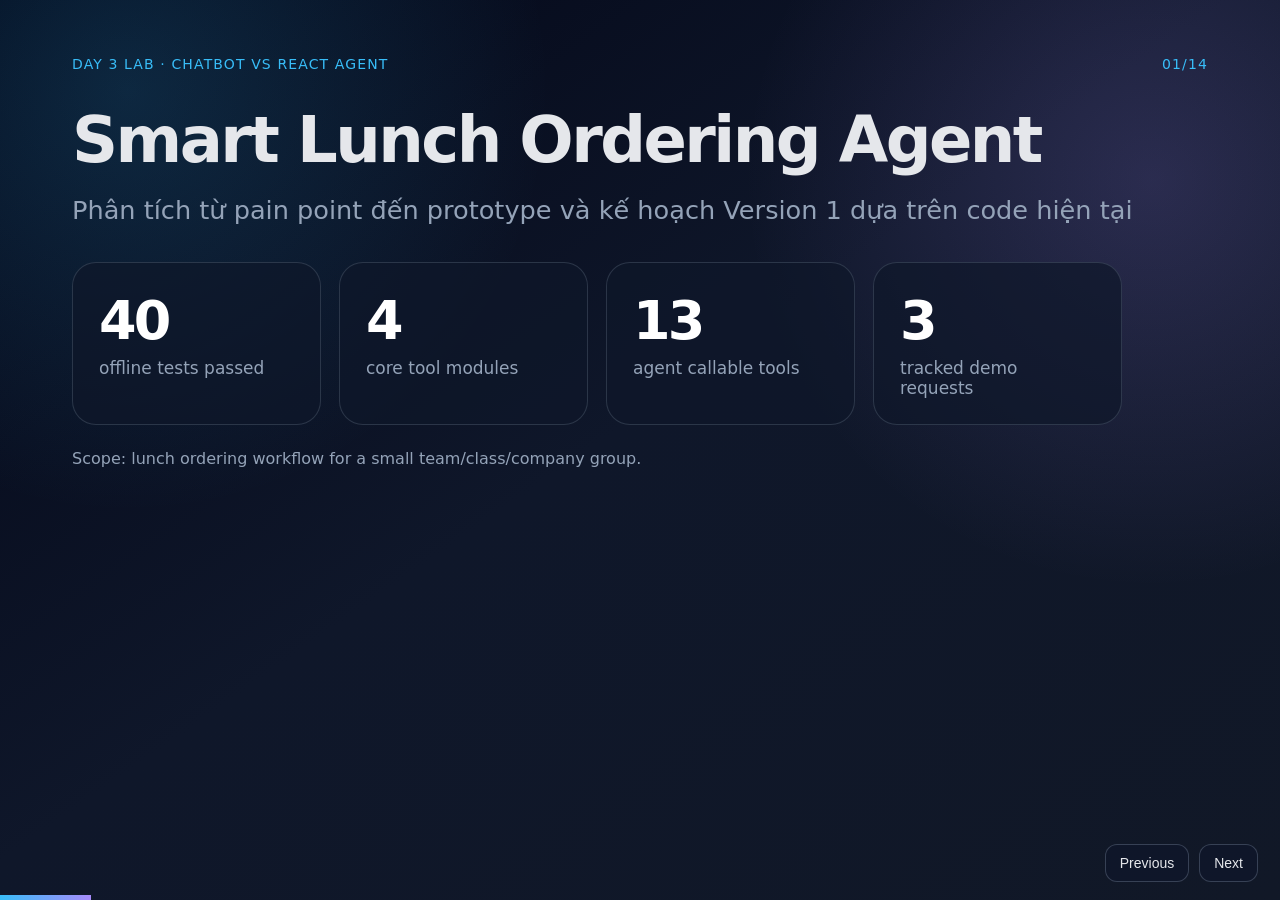
<file: guide/visualization/lunch_ordering_agent_presentation.html>
<!doctype html>
<html lang="vi">
<head>
  <meta charset="utf-8" />
  <meta name="viewport" content="width=device-width, initial-scale=1" />
  <title>Smart Lunch Ordering Agent Presentation</title>
  <style>
:root {
  --bg: #0f172a;
  --panel: #111827;
  --ink: #e5e7eb;
  --muted: #94a3b8;
  --line: #334155;
  --accent: #38bdf8;
  --accent2: #a78bfa;
  --good: #22c55e;
  --bad: #ef4444;
  --warn: #f59e0b;
  --card: rgba(15, 23, 42, 0.78);
}
* { box-sizing: border-box; }
html, body { margin: 0; height: 100%; font-family: Inter, ui-sans-serif, system-ui, -apple-system, Segoe UI, Arial, sans-serif; background: var(--bg); color: var(--ink); }
body { overflow: hidden; }
.deck { height: 100vh; width: 100vw; position: relative; }
.slide {
  display: none;
  height: 100vh;
  width: 100vw;
  padding: 56px 72px 72px;
  position: absolute;
  inset: 0;
  background:
    radial-gradient(circle at 10% 10%, rgba(56,189,248,0.17), transparent 30%),
    radial-gradient(circle at 90% 20%, rgba(167,139,250,0.18), transparent 30%),
    linear-gradient(145deg, #020617 0%, #0f172a 48%, #111827 100%);
}
.slide.active { display: block; animation: fade .22s ease-out; }
@keyframes fade { from { opacity: .4; transform: translateY(8px); } to { opacity: 1; transform: translateY(0); } }
.slide-top { display: flex; justify-content: space-between; align-items: center; color: var(--accent); font-size: 14px; letter-spacing: .08em; text-transform: uppercase; margin-bottom: 36px; }
h1 { font-size: clamp(38px, 5vw, 70px); line-height: 1.02; margin: 0; max-width: 1080px; letter-spacing: -0.04em; }
h2 { font-size: clamp(18px, 2vw, 28px); line-height: 1.35; margin: 20px 0 34px; color: var(--muted); font-weight: 500; max-width: 1080px; }
h3 { margin: 0 0 12px; font-size: 21px; }
p, li, td, th { font-size: 20px; line-height: 1.45; }
ul { margin: 8px 0 0; padding-left: 22px; }
code { background: rgba(148,163,184,0.14); border: 1px solid rgba(148,163,184,0.22); border-radius: 8px; padding: 2px 7px; color: #e0f2fe; font-size: .9em; }
.content { max-width: 1200px; }
.columns { display: grid; grid-template-columns: repeat(3, 1fr); gap: 20px; }
.columns.two { grid-template-columns: repeat(2, 1fr); }
.card, .problem-box, .insight, .warning {
  border: 1px solid rgba(148,163,184,0.22);
  background: rgba(15, 23, 42, 0.72);
  border-radius: 22px;
  padding: 24px;
  box-shadow: 0 20px 60px rgba(0,0,0,.22);
}
.card p { margin: 0; color: var(--muted); }
.card.positive { border-color: rgba(34,197,94,.45); }
.card.negative { border-color: rgba(239,68,68,.45); }
.hero-grid { display: grid; grid-template-columns: repeat(4, 1fr); gap: 18px; margin: 34px 0 22px; max-width: 1050px; }
.metric { padding: 26px; border-radius: 24px; border: 1px solid rgba(148,163,184,0.22); background: rgba(15, 23, 42, 0.7); }
.metric span { display: block; font-size: 54px; font-weight: 800; color: #fff; letter-spacing: -0.05em; }
.metric label { display: block; color: var(--muted); font-size: 17px; margin-top: 6px; }
.compare { display: grid; grid-template-columns: 1fr 1fr; gap: 22px; }
.flow { display: flex; align-items: center; gap: 10px; flex-wrap: wrap; margin: 4px 0 26px; }
.flow div { border: 1px solid rgba(56,189,248,.35); background: rgba(56,189,248,.08); border-radius: 18px; padding: 16px 18px; font-size: 18px; font-weight: 700; }
.flow span { color: var(--accent); font-size: 26px; }
table { border-collapse: collapse; width: 100%; border-radius: 20px; overflow: hidden; background: rgba(15,23,42,.78); border: 1px solid rgba(148,163,184,.22); }
th { text-align: left; background: rgba(56,189,248,.13); color: #e0f2fe; }
th, td { padding: 15px 16px; border-bottom: 1px solid rgba(148,163,184,.18); vertical-align: top; }
tr:last-child td { border-bottom: 0; }
.insight { margin-top: 22px; border-color: rgba(56,189,248,.35); color: #dbeafe; }
.warning { margin-top: 22px; border-color: rgba(245,158,11,.55); color: #fffbeb; }
.small { font-size: 16px; }
.muted { color: var(--muted); }
.success-grid { display: grid; grid-template-columns: repeat(3, 1fr); gap: 18px; }
.success-grid div { padding: 22px; border-radius: 20px; background: rgba(15,23,42,.72); border: 1px solid rgba(34,197,94,.32); }
.success-grid b { color: #bbf7d0; font-size: 20px; }
.success-grid p { margin: 8px 0 0; color: var(--muted); }
.big-number { font-size: 52px; font-weight: 850; letter-spacing: -0.05em; color: #fff; margin: 10px 0 8px; }
.roadmap { display: grid; grid-template-columns: repeat(5, 1fr); gap: 16px; }
.roadmap div { background: rgba(15,23,42,.72); border: 1px solid rgba(167,139,250,.32); border-radius: 22px; padding: 22px; }
.roadmap span { display: inline-grid; place-items: center; width: 38px; height: 38px; border-radius: 50%; background: rgba(167,139,250,.2); color: #ddd6fe; font-weight: 800; margin-bottom: 14px; }
.roadmap p { color: var(--muted); margin: 0; font-size: 18px; }
.script { display: grid; gap: 18px; }
.script div { border-left: 5px solid var(--accent); padding: 18px 24px; background: rgba(15,23,42,.72); border-radius: 0 18px 18px 0; }
.script p { margin: 6px 0 0; color: var(--muted); }
.conclusion { display: grid; gap: 18px; max-width: 1050px; }
.conclusion p { margin: 0; padding: 20px 24px; background: rgba(15,23,42,.72); border: 1px solid rgba(148,163,184,.22); border-radius: 20px; }
.controls { position: fixed; right: 22px; bottom: 18px; display: flex; gap: 10px; z-index: 5; }
button { border: 1px solid rgba(148,163,184,.3); background: rgba(15,23,42,.82); color: var(--ink); border-radius: 12px; padding: 10px 14px; font-size: 14px; cursor: pointer; }
button:hover { border-color: var(--accent); }
.progress { position: fixed; left: 0; bottom: 0; height: 5px; background: linear-gradient(90deg, var(--accent), var(--accent2)); width: 0%; z-index: 6; transition: width .18s ease; }
@media (max-width: 900px) {
  body { overflow: auto; }
  .slide { position: relative; min-height: 100vh; height: auto; padding: 36px 24px 80px; }
  .columns, .columns.two, .hero-grid, .compare, .success-grid, .roadmap { grid-template-columns: 1fr; }
  p, li, td, th { font-size: 17px; }
  table { display: block; overflow-x: auto; }
}
@media print {
  body { overflow: visible; background: #fff; color: #111; }
  .slide { display: block !important; position: relative; page-break-after: always; height: 100vh; background: #fff; color: #111; }
  .controls, .progress { display: none; }
  h2, .muted, .card p, .success-grid p, .roadmap p, .script p { color: #444; }
  .card, .problem-box, .insight, .warning, table, .success-grid div, .roadmap div, .script div, .conclusion p { background: #fff; border-color: #bbb; box-shadow: none; }
  code { color: #111; background: #f3f4f6; }
}
</style>
</head>
<body>
  <main class="deck">
    
<section class="slide" id="slide-1">
  <div class="slide-top"><span>Day 3 Lab · Chatbot vs ReAct Agent</span><span>01/14</span></div>
  <h1>Smart Lunch Ordering Agent</h1>
  <h2>Phân tích từ pain point đến prototype và kế hoạch Version 1 dựa trên code hiện tại</h2>
  <div class="content">
        <div class="hero-grid">
          <div class="metric"><span>40</span><label>offline tests passed</label></div>
          <div class="metric"><span>4</span><label>core tool modules</label></div>
          <div class="metric"><span>13</span><label>agent callable tools</label></div>
          <div class="metric"><span>3</span><label>tracked demo requests</label></div>
        </div>
        <p class="small muted">Scope: lunch ordering workflow for a small team/class/company group.</p>
        </div>
</section>

<section class="slide" id="slide-2">
  <div class="slide-top"><span>Pain Point</span><span>02/14</span></div>
  <h1>Quy trình đặt cơm thủ công tạo nhiều chi phí ẩn</h1>
  <h2>Vấn đề không chỉ là chọn món; vấn đề chính là điều phối, tổng hợp và kiểm soát trạng thái.</h2>
  <div class="content">
        <div class="columns">
          <div class="card"><h3>Người phụ trách</h3><p>Phải nhắc nhiều lần, đọc tin nhắn rời rạc, tổng hợp đơn, chia tiền và kiểm tra thanh toán thủ công.</p></div>
          <div class="card"><h3>Thành viên nhóm</h3><p>Dễ quên chọn món, ghi thiếu note, chọn món không còn bán, hoặc không biết tổng tiền cần trả.</p></div>
          <div class="card"><h3>Rủi ro vận hành</h3><p>Sai món, thiếu đơn, sai tổng bill, trễ deadline đặt hàng, mất thời gian follow-up.</p></div>
        </div>
        <div class="insight"><b>Insight:</b> Đây là bài toán workflow state management, không phải chỉ là chatbot hỏi đáp.</div>
        </div>
</section>

<section class="slide" id="slide-3">
  <div class="slide-top"><span>Problem Statement</span><span>03/14</span></div>
  <h1>Làm sao tự động hóa luồng đặt cơm mà vẫn kiểm soát được dữ liệu thật?</h1>
  <h2>Hệ thống cần hiểu yêu cầu tự nhiên, gọi đúng tool, cập nhật trạng thái và xuất kết quả có thể kiểm chứng.</h2>
  <div class="content">
        <div class="problem-box">
          <p><b>Problem statement:</b> Trong nhóm nhỏ, quy trình đặt cơm trưa hằng ngày bị phân mảnh qua chat. Cần một assistant có khả năng kiểm tra menu thật, ghi nhận đơn, phát hiện người chưa chọn, tổng hợp bill và theo dõi thanh toán để giảm lỗi điều phối.</p>
        </div>
        <table>
          <tr><th>Input</th><th>Processing</th><th>Output</th></tr>
          <tr><td>Yêu cầu bằng tiếng Việt tự nhiên</td><td>ReAct loop + tools</td><td>Gợi ý món, lưu đơn, tổng hợp bill</td></tr>
          <tr><td>Menu, members, orders</td><td>Validation + state update</td><td>Missing users, unpaid users, payment summary</td></tr>
        </table>
        </div>
</section>

<section class="slide" id="slide-4">
  <div class="slide-top"><span>Solution Direction</span><span>04/14</span></div>
  <h1>Baseline chatbot không đủ; ReAct agent phù hợp hơn</h1>
  <h2>Prototype cố tình so sánh hai hướng để chứng minh giới hạn của LLM-only chatbot.</h2>
  <div class="content">
        <div class="compare">
          <div class="card negative"><h3>Baseline Chatbot</h3><ul><li>Trả lời trực tiếp từ LLM.</li><li>Có conversation history.</li><li>Không gọi tool, không cập nhật order state.</li><li>Dễ hallucinate món, giá, trạng thái.</li></ul></div>
          <div class="card positive"><h3>ReAct Agent</h3><ul><li>Suy nghĩ theo vòng Thought → Action → Observation.</li><li>Gọi menu/order/bill/user tools.</li><li>Không invent data; dùng kết quả tool.</li><li>Có logging, metrics và error handling.</li></ul></div>
        </div>
        <p class="small muted">Code evidence: <code>src/chatbot/chatbot.py</code> không có tool calling; <code>src/agent/agent.py</code> triển khai parser, executor và max-step loop.</p>
        </div>
</section>

<section class="slide" id="slide-5">
  <div class="slide-top"><span>Prototype Architecture</span><span>05/14</span></div>
  <h1>Kiến trúc hiện tại: LLM Provider + Agent + Tools + Telemetry</h1>
  <h2>Thiết kế tách lớp giúp dễ thay provider và dễ mở rộng tool.</h2>
  <div class="content">
        <div class="flow">
          <div>User request</div><span>→</span><div>ReActAgent</div><span>→</span><div>Tool Router</div><span>→</span><div>Menu / Order / Bill / User</div><span>→</span><div>Final Answer</div>
        </div>
        <div class="columns two">
          <div class="card"><h3>Core modules</h3><ul><li><code>src/core/*_provider.py</code>: Mock, OpenAI, Gemini, Local.</li><li><code>src/agent/agent.py</code>: agent loop and action execution.</li><li><code>src/tools/*.py</code>: business operations.</li></ul></div>
          <div class="card"><h3>Observability</h3><ul><li><code>src/telemetry/logger.py</code>: JSONL event log.</li><li><code>src/telemetry/metrics.py</code>: token, latency, cost estimate.</li><li><code>metrics_summary.json</code>: demo summary export.</li></ul></div>
        </div>
        </div>
</section>

<section class="slide" id="slide-6">
  <div class="slide-top"><span>Business Logic From Code</span><span>06/14</span></div>
  <h1>Tool layer đã encode các thao tác nghiệp vụ chính</h1>
  <h2>Các tool chuyển bài toán chat thành workflow có trạng thái.</h2>
  <div class="content">
        <table>
          <tr><th>Tool</th><th>Responsibility</th><th>Code evidence</th></tr>
          <tr><td>MenuTool</td><td>Tìm món theo giá, cay/không cay, category, availability</td><td><code>search_menu(max_price, spicy, category)</code></td></tr>
          <tr><td>OrderTool</td><td>Thêm, sửa, list, mark paid, clear đơn</td><td><code>add_order</code>, <code>update_order</code>, <code>mark_paid</code></td></tr>
          <tr><td>BillTool</td><td>Tổng hợp order, tính tổng, split bill</td><td><code>summarize_orders</code>, <code>split_bill</code></td></tr>
          <tr><td>UserTool</td><td>Kiểm tra ai chưa order, ai chưa paid, quản lý members</td><td><code>check_missing_orders</code>, <code>check_unpaid</code></td></tr>
        </table>
        <div class="insight"><b>Design value:</b> LLM không trực tiếp quyết định dữ liệu; LLM chọn action, còn tool trả kết quả có cấu trúc.</div>
        </div>
</section>

<section class="slide" id="slide-7">
  <div class="slide-top"><span>Prototype Success</span><span>07/14</span></div>
  <h1>Prototype đã chứng minh agent có thể thực thi workflow end-to-end</h1>
  <h2>Các phần quan trọng đã chạy được ở mức production prototype/offline test.</h2>
  <div class="content">
        <div class="success-grid">
          <div><b>Search</b><p>Gợi ý món dựa trên menu JSON thật: giá, cay/không cay, category, availability.</p></div>
          <div><b>Order state</b><p>Lưu order theo user, note và trạng thái paid.</p></div>
          <div><b>Bill</b><p>Tổng hợp đơn, tính tổng tiền và chia tiền theo từng người.</p></div>
          <div><b>Missing check</b><p>So sánh members với orders để biết ai chưa chọn món.</p></div>
          <div><b>Telemetry</b><p>Ghi log agent start/step/end và LLM metrics dạng JSONL.</p></div>
          <div><b>Testing</b><p>40 offline tests passed trong môi trường kiểm tra hiện tại.</p></div>
        </div>
        </div>
</section>

<section class="slide" id="slide-8">
  <div class="slide-top"><span>Metrics Evidence</span><span>08/14</span></div>
  <h1>Kết quả kiểm thử và demo hiện tại</h1>
  <h2>Dữ liệu dưới đây lấy từ test run và file metrics trong project.</h2>
  <div class="content">
        <div class="columns two">
          <div class="card"><h3>Offline test run</h3><div class="big-number">40 passed</div><p>Files chạy được: <code>test_tools.py</code>, <code>test_chatbot.py</code>, <code>test_agent.py</code>.</p></div>
          <div class="card"><h3>Demo metrics</h3><div class="big-number">867 tokens</div><p><code>total_requests=3</code>, <code>avg_latency_ms=100</code>, <code>cost_estimate=0.0087</code>.</p></div>
        </div>
        <div class="warning"><b>Important note:</b> <code>test_llm_providers.py</code> không collect được trong môi trường hiện tại vì thiếu package <code>openai</code>. Vì vậy slide này chỉ claim chắc chắn 40 offline tests passed.</div>
        </div>
</section>

<section class="slide" id="slide-9">
  <div class="slide-top"><span>Current Data Model</span><span>09/14</span></div>
  <h1>Mock data đủ cho demo, nhưng chưa đủ cho Version 1</h1>
  <h2>Prototype dùng JSON file, phù hợp lab; Version 1 cần persistent storage.</h2>
  <div class="content">
        <div class="columns two">
          <div class="card"><h3>Menu JSON</h3><ul><li>6 món ăn.</li><li>Fields: <code>item_id</code>, <code>name</code>, <code>price</code>, <code>spicy</code>, <code>category</code>, <code>available</code>.</li><li>Có unavailable item: <code>M05 - Mì ý</code>.</li></ul></div>
          <div class="card"><h3>Members JSON</h3><ul><li>5 members: Minh, Hạnh, Tùng, Dương, Vang.</li><li>Agent có thể kiểm tra missing orders dựa trên danh sách này.</li><li>Chưa có role, contact, payment ID.</li></ul></div>
        </div>
        <p class="small muted">Implication: tốt cho prototype; chưa đủ cho multi-day workflow, audit trail, payment reconciliation.</p>
        </div>
</section>

<section class="slide" id="slide-10">
  <div class="slide-top"><span>Known Limitations From Code</span><span>10/14</span></div>
  <h1>Các hạn chế cần nói rõ khi demo prototype</h1>
  <h2>Một prototype tốt cần biết rõ giới hạn kỹ thuật của chính nó.</h2>
  <div class="content">
        <table>
          <tr><th>Limitation</th><th>Impact</th><th>Recommended fix</th></tr>
          <tr><td>State lưu in-memory trong <code>OrderTool.orders</code></td><td>Mất đơn khi restart process</td><td>Dùng SQLite/PostgreSQL hoặc JSON persistence có transaction</td></tr>
          <tr><td>Mock provider pattern-based</td><td>Chưa phản ánh năng lực LLM thật ở edge cases</td><td>Chuẩn hóa integration tests với API key qua env</td></tr>
          <tr><td>Provider interface chưa đồng nhất</td><td>OpenAI trả tuple, Gemini/Local trả dict</td><td>Áp dụng response DTO chung</td></tr>
          <tr><td>Action parser chỉ lấy JSON ở first line</td><td>Dễ fail nếu LLM output format lệch</td><td>Dùng structured output/schema validation</td></tr>
          <tr><td>Có file <code>.env</code> trong zip</td><td>Rủi ro lộ secret khi push Git</td><td>Rotate key, remove from history, enforce <code>.gitignore</code></td></tr>
        </table>
        </div>
</section>

<section class="slide" id="slide-11">
  <div class="slide-top"><span>Version 1 Direction</span><span>11/14</span></div>
  <h1>Version 1 nên chuyển từ lab prototype sang workflow product nhỏ</h1>
  <h2>Mục tiêu là giảm thao tác thủ công và tăng độ tin cậy của quy trình đặt cơm.</h2>
  <div class="content">
        <div class="roadmap">
          <div><span>1</span><h3>Persistence</h3><p>Lưu menu, users, orders, payments theo ngày.</p></div>
          <div><span>2</span><h3>UI / Channel</h3><p>Gradio/Streamlit hoặc Slack/Telegram bot cho nhóm dùng thật.</p></div>
          <div><span>3</span><h3>Structured Agent</h3><p>Tool schema, validation, retry, fallback khi LLM output sai.</p></div>
          <div><span>4</span><h3>Payment Flow</h3><p>QR code, payment status, reminder cho unpaid users.</p></div>
          <div><span>5</span><h3>Monitoring</h3><p>Dashboard cho success rate, latency, token cost, failure reasons.</p></div>
        </div>
        </div>
</section>

<section class="slide" id="slide-12">
  <div class="slide-top"><span>Version 1 Acceptance Criteria</span><span>12/14</span></div>
  <h1>Định nghĩa “done” cho Version 1</h1>
  <h2>Nên đo bằng tiêu chí vận hành, không chỉ bằng việc chatbot trả lời được.</h2>
  <div class="content">
        <table>
          <tr><th>Area</th><th>Acceptance criteria</th><th>Target</th></tr>
          <tr><td>Order capture</td><td>User chọn món, note, update/cancel trước deadline</td><td>≥ 95% successful flows</td></tr>
          <tr><td>Menu grounding</td><td>Không gợi ý món unavailable hoặc ngoài menu</td><td>0 critical hallucination</td></tr>
          <tr><td>Missing reminder</td><td>Detect người chưa order và tạo reminder</td><td>Correct member list</td></tr>
          <tr><td>Billing</td><td>Tổng tiền và per-user cost khớp menu</td><td>100% deterministic</td></tr>
          <tr><td>Observability</td><td>Mỗi flow có trace ID, status, error reason</td><td>Full audit trail</td></tr>
        </table>
        </div>
</section>

<section class="slide" id="slide-13">
  <div class="slide-top"><span>Demo Script</span><span>13/14</span></div>
  <h1>Kịch bản thuyết trình prototype</h1>
  <h2>Dùng 3 prompt để chứng minh sự khác biệt giữa chatbot và agent.</h2>
  <div class="content">
        <div class="script">
          <div><b>Prompt 1</b><p>“Gợi ý món dưới 50k không cay” → Agent gọi <code>search_menu</code> và trả món từ menu thật.</p></div>
          <div><b>Prompt 2</b><p>“Thêm một đơn cho Minh: Cơm gà, ít cơm” → Agent gọi <code>add_order</code> và lưu trạng thái.</p></div>
          <div><b>Prompt 3</b><p>“Ai chưa chọn món?” → Agent dùng <code>check_missing_orders</code> để đối chiếu members với orders.</p></div>
        </div>
        <div class="insight"><b>Message chính:</b> Chatbot trả lời; agent thực hiện công việc.</div>
        </div>
</section>

<section class="slide" id="slide-14">
  <div class="slide-top"><span>Conclusion</span><span>14/14</span></div>
  <h1>Kết luận</h1>
  <h2>Prototype đã chứng minh đúng hướng: lunch ordering là bài toán agentic workflow có tool interaction.</h2>
  <div class="content">
        <div class="conclusion">
          <p><b>1.</b> Pain point thật nằm ở điều phối và kiểm soát trạng thái, không chỉ ở giao tiếp.</p>
          <p><b>2.</b> ReAct Agent phù hợp hơn baseline chatbot vì có thể gọi tool, đọc observation và trả kết quả grounded.</p>
          <p><b>3.</b> Prototype đã có core workflow, tool layer, telemetry và 40 offline tests passed.</p>
          <p><b>4.</b> Version 1 cần tập trung vào persistence, structured output, UI/channel integration, security và monitoring.</p>
        </div>
        </div>
</section>

  </main>
  <div class="controls"><button id="prev">Previous</button><button id="next">Next</button></div>
  <div class="progress"></div>
  <script>
const slides = Array.from(document.querySelectorAll('.slide'));
let idx = 0;
function show(i) {
  idx = Math.max(0, Math.min(slides.length - 1, i));
  slides.forEach((s, n) => s.classList.toggle('active', n === idx));
  document.querySelector('.progress').style.width = `${((idx + 1) / slides.length) * 100}%`;
}
document.getElementById('next').onclick = () => show(idx + 1);
document.getElementById('prev').onclick = () => show(idx - 1);
document.addEventListener('keydown', (e) => {
  if (['ArrowRight','PageDown',' '].includes(e.key)) show(idx + 1);
  if (['ArrowLeft','PageUp'].includes(e.key)) show(idx - 1);
  if (e.key === 'Home') show(0);
  if (e.key === 'End') show(slides.length - 1);
});
show(0);
</script>
</body>
</html>
</file>
